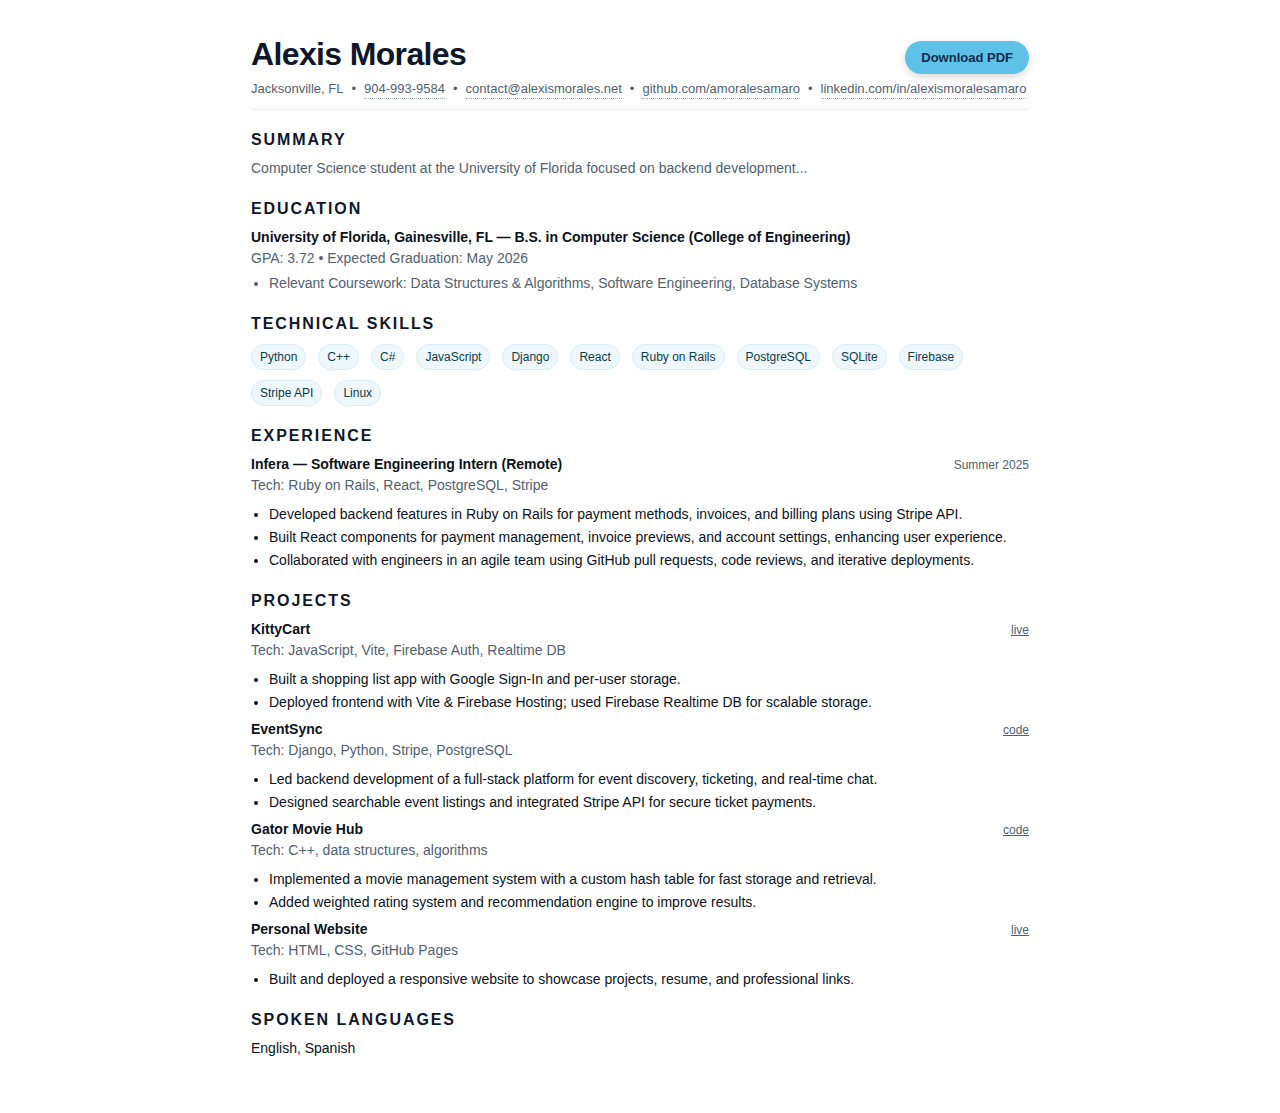
<file: assets/resume/Alexis_Morales_Resume.html>
<!DOCTYPE html>
<html lang="en">

<head>
  <meta charset="utf-8">
  <title>Alexis Morales — Resume</title>
  <meta name="viewport" content="width=device-width, initial-scale=1">
  <link rel="stylesheet" href="css/resume.css">
  <meta name="description" content="Resume of Alexis Morales — Computer Science student focused on backend development (Python, C++, Django), projects, and experience.">
</head>

<body>
  <header>
    <div class="header-top">
      <h1>Alexis Morales</h1>
      <a href="resume.pdf" class="download-btn" download>Download PDF</a>
    </div>
    <div class="topline">
      <span>Jacksonville, FL</span><span>•</span>
      <a href="tel:19049939584">904-993-9584</a><span>•</span>
      <a href="mailto:contact@alexismorales.net">contact@alexismorales.net</a><span>•</span>
      <a href="https://github.com/amoralesamaro">github.com/amoralesamaro</a><span>•</span>
      <a href="https://www.linkedin.com/in/alexismoralesamaro/">linkedin.com/in/alexismoralesamaro</a>
    </div>
    <div class="divider"></div>
    <h2>Summary</h2>
    <p class="muted">Computer Science student at the University of Florida focused on backend development...
    </p>
  </header>


  <section class="section">
    <h2>Education</h2>
    <div class="role">
      <div class="where">University of Florida, Gainesville, FL — B.S. in Computer Science (College of Engineering)</div>
    </div>
    <div class="muted">GPA: 3.72 • Expected Graduation: May 2026</div>
    <ul class="muted">
      <li>Relevant Coursework: Data Structures & Algorithms, Software Engineering, Database Systems</li>
    </ul>
  </section>

  <section class="section">
    <h2>Technical Skills</h2>
    <div class="skills-grid">
      <span class="pill">Python</span>
      <span class="pill">C++</span>
      <span class="pill">C#</span>
      <span class="pill">JavaScript</span>
      <span class="pill">Django</span>
      <span class="pill">React</span>
      <span class="pill">Ruby on Rails</span>
      <span class="pill">PostgreSQL</span>
      <span class="pill">SQLite</span>
      <span class="pill">Firebase</span>
      <span class="pill">Stripe API</span>
      <span class="pill">Linux</span>
    </div>
  </section>

  <section class="section">
    <h2>Experience</h2>
    <div class="role">
      <div class="where">Infera — Software Engineering Intern (Remote)</div>
      <div class="when">Summer 2025</div>
    </div>
    <p class="muted"><span class="muted">Tech:</span> Ruby on Rails, React, PostgreSQL, Stripe</p>
    <ul>
      <li>Developed backend features in Ruby on Rails for payment methods, invoices, and billing plans using Stripe API.</li>
      <li>Built React components for payment management, invoice previews, and account settings, enhancing user experience.</li>
      <li>Collaborated with engineers in an agile team using GitHub pull requests, code reviews, and iterative deployments.</li>
    </ul>
  </section>

  <section class="section">
    <h2>Projects</h2>

    <div class="role">
      <div class="where">KittyCart</div>
      <div class="when"><a href="https://kittycart.code904.com" class="muted">live</a></div>
    </div>
    <p class="muted"><span class="muted">Tech:</span> JavaScript, Vite, Firebase Auth, Realtime DB</p>
    <ul>
      <li>Built a shopping list app with Google Sign-In and per-user storage.</li>
      <li>Deployed frontend with Vite & Firebase Hosting; used Firebase Realtime DB for scalable storage.</li>
    </ul>

    <div class="role">
      <div class="where">EventSync</div>
      <div class="when"><a href="https://github.com/amoralesamaro/event-sync" class="muted">code</a></div>
    </div>
    <p class="muted"><span class="muted">Tech:</span> Django, Python, Stripe, PostgreSQL</p>
    <ul>
      <li>Led backend development of a full-stack platform for event discovery, ticketing, and real-time chat.</li>
      <li>Designed searchable event listings and integrated Stripe API for secure ticket payments.</li>
    </ul>

    <div class="role">
      <div class="where">Gator Movie Hub</div>
      <div class="when"><a href="https://github.com/amoralesamaro/gator-movie-hub" class="muted">code</a></div>
    </div>
    <p class="muted"><span class="muted">Tech:</span> C++, data structures, algorithms</p>
    <ul>
      <li>Implemented a movie management system with a custom hash table for fast storage and retrieval.</li>
      <li>Added weighted rating system and recommendation engine to improve results.</li>
    </ul>

    <div class="role">
      <div class="where">Personal Website</div>
      <div class="when"><a href="https://alexismorales.net" class="muted">live</a></div>
    </div>
    <p class="muted"><span class="muted">Tech:</span> HTML, CSS, GitHub Pages</p>
    <ul>
      <li>Built and deployed a responsive website to showcase projects, resume, and professional links.</li>
    </ul>
  </section>

  <section class="section">
    <h2>Spoken Languages</h2>
    <p>English, Spanish</p>
  </section>
</body>

</html>
</file>
<file: assets/resume/css/resume.css>
:root {
    --ink: #0f172a;
    --text: #0b1220;
    --muted: #516170;
    --accent: #5ec2e8;
}

/* Base */
* {
    box-sizing: border-box
}

html,
body {
    margin: 0;
    padding: 0;
    background: #fff;
    color: var(--text)
}

body {
    font: 14px/1.5 -apple-system, BlinkMacSystemFont, "Segoe UI", Roboto, Inter, Arial, sans-serif;
    max-width: 850px;
    margin: 0 auto;
    padding: 36px;
}

/* Type */
h1,
h2 {
    margin: 0 0 6px;
    color: var(--ink)
}

h1 {
    font-size: 32px;
    letter-spacing: -.02em;
    line-height: 1.15
}

h2 {
    font-size: 16px;
    text-transform: uppercase;
    letter-spacing: .12em;
    margin-top: 18px
}

p {
    margin: 0 0 8px
}

ul {
    margin: 4px 0 6px 18px;
    padding: 0;
}

li {
    margin: 2px 0;
}

.muted {
    color: var(--muted)
}

header {
    position: relative;
}

/* Header line */
.topline {
    display: flex;
    flex-wrap: wrap;
    gap: 8px;
    align-items: center;
    font-size: 13px;
    color: var(--muted);
    margin-bottom: 6px
}

.topline a {
    color: var(--muted);
    text-decoration: none;
    border-bottom: 1px dotted #98a3ad
}

.topline a:hover {
    color: var(--ink)
}

.divider {
    height: 1px;
    background: #e6ecf1;
    margin: 10px 0 14px
}

/* Sections */
.section {
    margin-bottom: 18px;
}

.role {
    display: flex;
    justify-content: space-between;
    align-items: baseline;
    gap: 12px
}

.role .where {
    font-weight: 600
}

.role .when {
    color: var(--muted);
    font-size: 12px
}

/* Pills & skills */
.pill {
    display: inline-block;
    padding: 3px 8px;
    border-radius: 999px;
    background: #eef7fb;
    border: 1px solid #d8edf6;
    color: #0d3b49;
    font-size: 12px;
    margin: 2px 4px 0 0
}

.skills-grid {
    display: flex;
    flex-wrap: wrap;
    gap: 8px
}


/* Print */
@media print {
    body {
        padding: 18px;
        font-size: 12px;
        max-width: 100%
    }

    a {
        color: inherit;
        text-decoration: none;
        border: 0
    }
}

.download-btn:focus-visible {
    outline: 3px solid var(--accent);
    outline-offset: 4px;
}

.header-top {
    display: flex;
    justify-content: space-between;
    align-items: center;
}

.download-btn {
    border: none;
    border-radius: 999px;
    background: var(--accent);
    color: #0e2a47;
    padding: .4rem 1rem;
    font-size: 13px;
    font-weight: 600;
    box-shadow: 0 3px 8px rgba(0, 0, 0, .15);
    text-decoration: none;
    transition: all 0.2s ease-in-out;
    white-space: nowrap;
}

.download-btn:hover {
    filter: brightness(1.05);
    transform: translateY(-1px);
}

/* Keep inline until it’s really small */
@media (max-width: 420px) {
    .header-top {
        flex-direction: column;
        align-items: flex-start;
        gap: 6px;
    }

    .download-btn {
        align-self: flex-start;
        font-size: 12px;
        padding: .35rem .9rem;
    }
}
</file>
